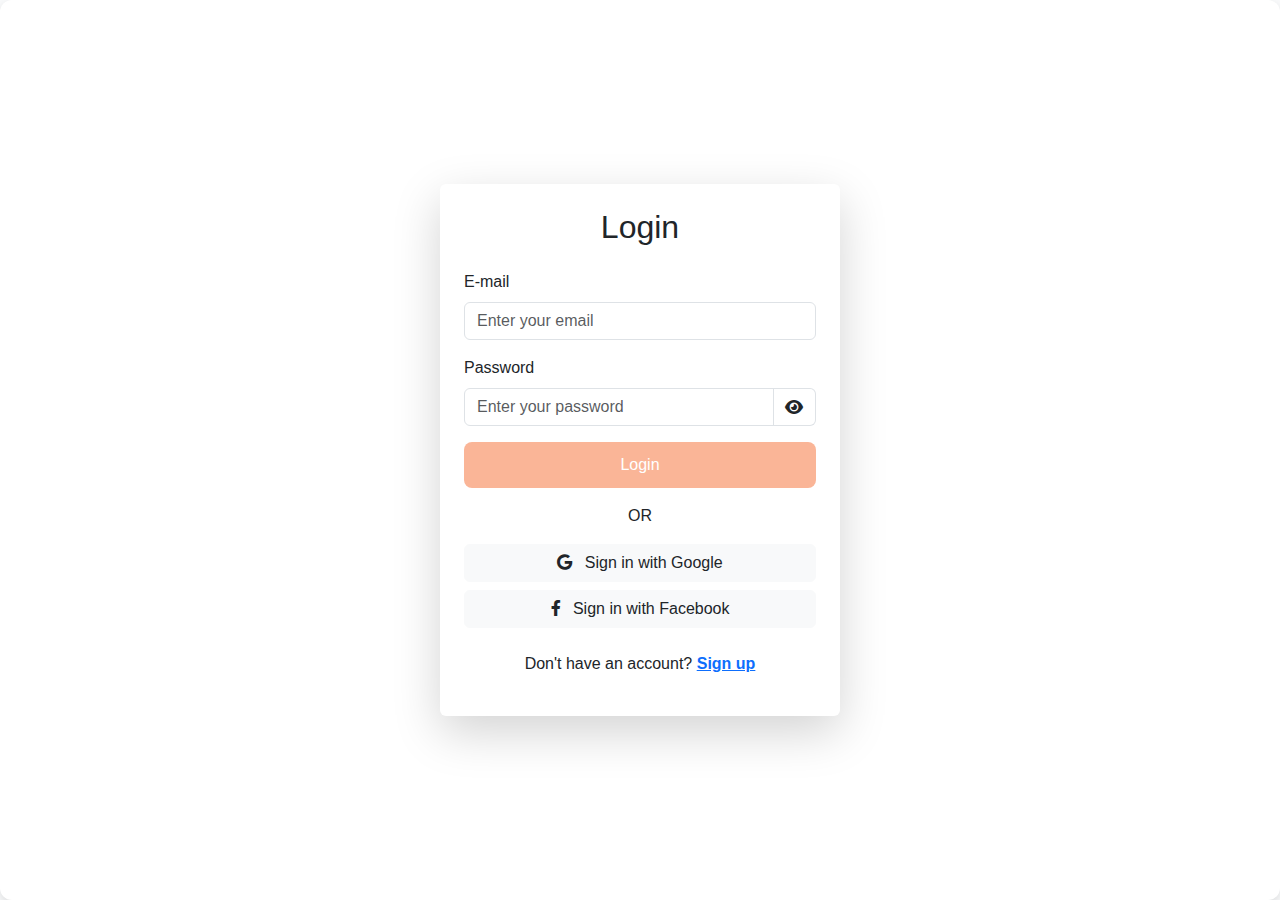
<file: login.html>
<!DOCTYPE html>
<html lang="en">
<head>
    <meta charset="UTF-8">
    <meta name="viewport" content="width=device-width, initial-scale=1.0">
    <title>Login - EduWave</title>
    <link href="https://cdn.jsdelivr.net/npm/bootstrap@5.3.0/dist/css/bootstrap.min.css" rel="stylesheet">
    <link rel="stylesheet" href="user.css">
    <link rel="stylesheet" href="https://cdnjs.cloudflare.com/ajax/libs/font-awesome/6.0.0-beta3/css/all.min.css">
</head>
<body>
<div class="login-container d-flex justify-content-center align-items-center min-vh-100">
    <div class="login-box p-4 shadow-lg rounded">
        <h2 class="text-center mb-4">Login</h2>
        <form action="#">
            <div class="mb-3">
                <label for="email" class="form-label">E-mail</label>
                <input type="email" class="form-control" id="email" placeholder="Enter your email">
            </div>
            <div class="mb-3">
                <label for="password" class="form-label">Password</label>
                <div class="input-group">
                    <input type="password" class="form-control" id="password" placeholder="Enter your password">
                    <span class="input-group-text">
                            <i class="fas fa-eye"></i>
                        </span>
                </div>
            </div>
            <div class="mb-3 d-grid">
                <button type="submit" class="btn btn-orange">Login</button>
            </div>
            <div class="text-center mb-3">OR</div>
            <div class="d-grid gap-2">
                <button type="button" class="btn btn-light text-dark">
                    <i class="fab fa-google me-2"></i> Sign in with Google
                </button>
                <button type="button" class="btn btn-light text-dark">
                    <i class="fab fa-facebook-f me-2"></i> Sign in with Facebook
                </button>
            </div>
            <div class="text-center mt-4">
                <p>Don't have an account? <a href="register.html" class="text-orange fw-bold">Sign up</a></p>
            </div>
        </form>
    </div>
</div>
</body>
</html>
</file>
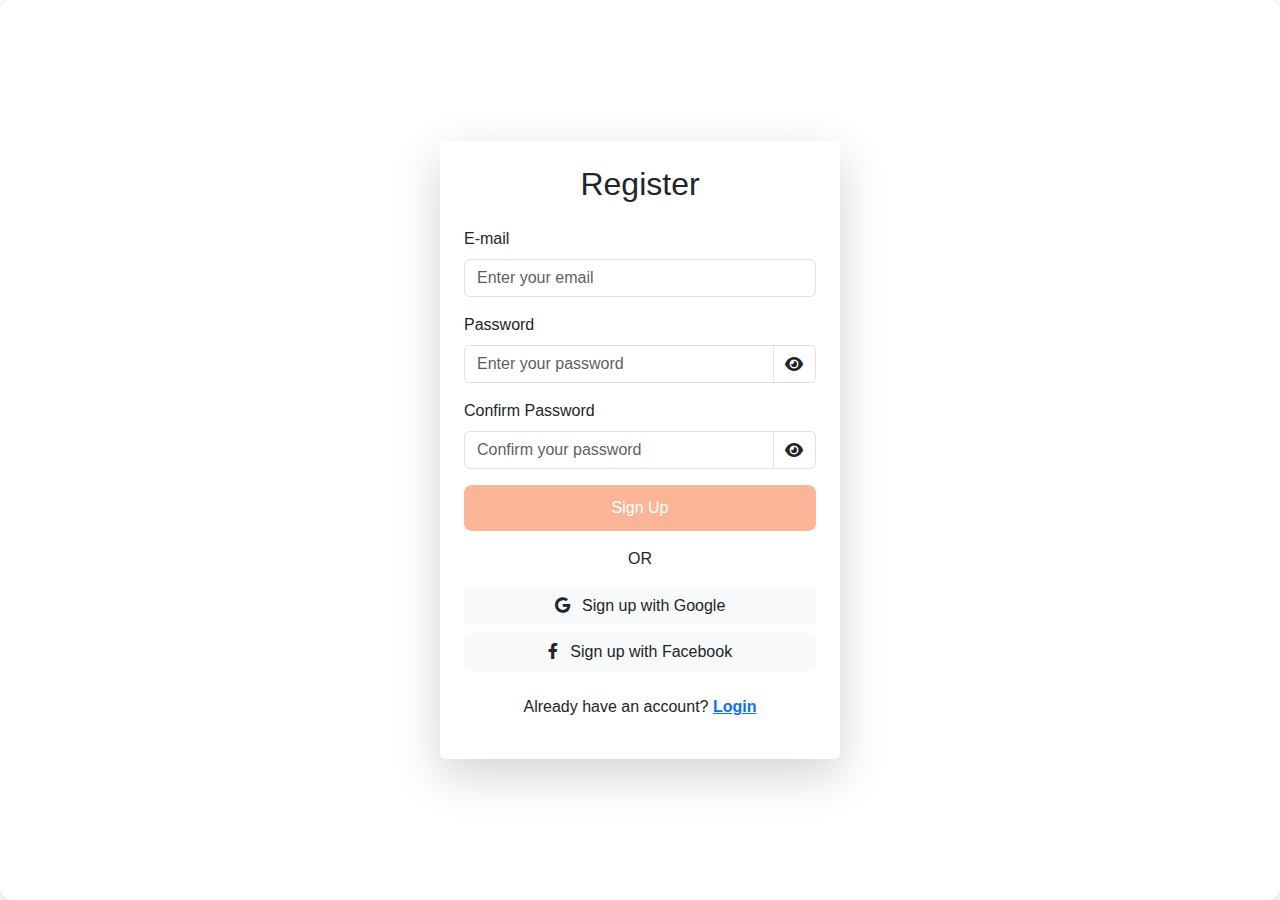
<file: register.html>
<!DOCTYPE html>
<html lang="en">
<head>
    <meta charset="UTF-8">
    <meta name="viewport" content="width=device-width, initial-scale=1.0">
    <title>Register - EduWave</title>
    <link href="https://cdn.jsdelivr.net/npm/bootstrap@5.3.0/dist/css/bootstrap.min.css" rel="stylesheet">
    <link rel="stylesheet" href="user.css">
    <link rel="stylesheet" href="https://cdnjs.cloudflare.com/ajax/libs/font-awesome/6.0.0-beta3/css/all.min.css">
</head>
<body>
<div class="register-container d-flex justify-content-center align-items-center min-vh-100">
    <div class="register-box p-4 shadow-lg rounded">
        <h2 class="text-center mb-4">Register</h2>
        <form action="#">
            <div class="mb-3">
                <label for="email" class="form-label">E-mail</label>
                <input type="email" class="form-control" id="email" placeholder="Enter your email">
            </div>
            <div class="mb-3">
                <label for="password" class="form-label">Password</label>
                <div class="input-group">
                    <input type="password" class="form-control" id="password" placeholder="Enter your password">
                    <span class="input-group-text">
                            <i class="fas fa-eye"></i>
                        </span>
                </div>
            </div>
            <div class="mb-3">
                <label for="confirm-password" class="form-label">Confirm Password</label>
                <div class="input-group">
                    <input type="password" class="form-control" id="confirm-password" placeholder="Confirm your password">
                    <span class="input-group-text">
                            <i class="fas fa-eye"></i>
                        </span>
                </div>
            </div>
            <div class="mb-3 d-grid">
                <button type="submit" class="btn btn-orange">Sign Up</button>
            </div>
            <div class="text-center mb-3">OR</div>
            <div class="d-grid gap-2">
                <button type="button" class="btn btn-light text-dark">
                    <i class="fab fa-google me-2"></i> Sign up with Google
                </button>
                <button type="button" class="btn btn-light text-dark">
                    <i class="fab fa-facebook-f me-2"></i> Sign up with Facebook
                </button>
            </div>
            <div class="text-center mt-4">
                <p>Already have an account? <a href="login.html" class="text-orange fw-bold">Login</a></p>
            </div>
        </form>
    </div>
</div>
</body>
</html>
</file>
<file: user.css>
/* General Styles */
body {
    font-family: 'Segoe UI', Tahoma, Geneva, Verdana, sans-serif;
    background-color: #f8f9fa;
}

.btn-orange {
    background-color: #fab597;
    color: #ffffff;
    padding: 10px 20px;
    border-radius: 8px;
    text-decoration: none;
    transition: background-color 0.3s ease;
}

.btn-orange:hover {
    background-color: #e5947f;
}

.input-group-text {
    background-color: #ffffff;
    border-left: 0;
}

.form-control:focus {
    box-shadow: none;
}

/* Login/Register Container Styles */
.login-container,
.register-container {
    background-color: #ffffff;
    border-radius: 12px;
    box-shadow: 0 4px 8px rgba(0, 0, 0, 0.1);
}

.login-box,
.register-box {
    width: 100%;
    max-width: 400px;
}
</file>
